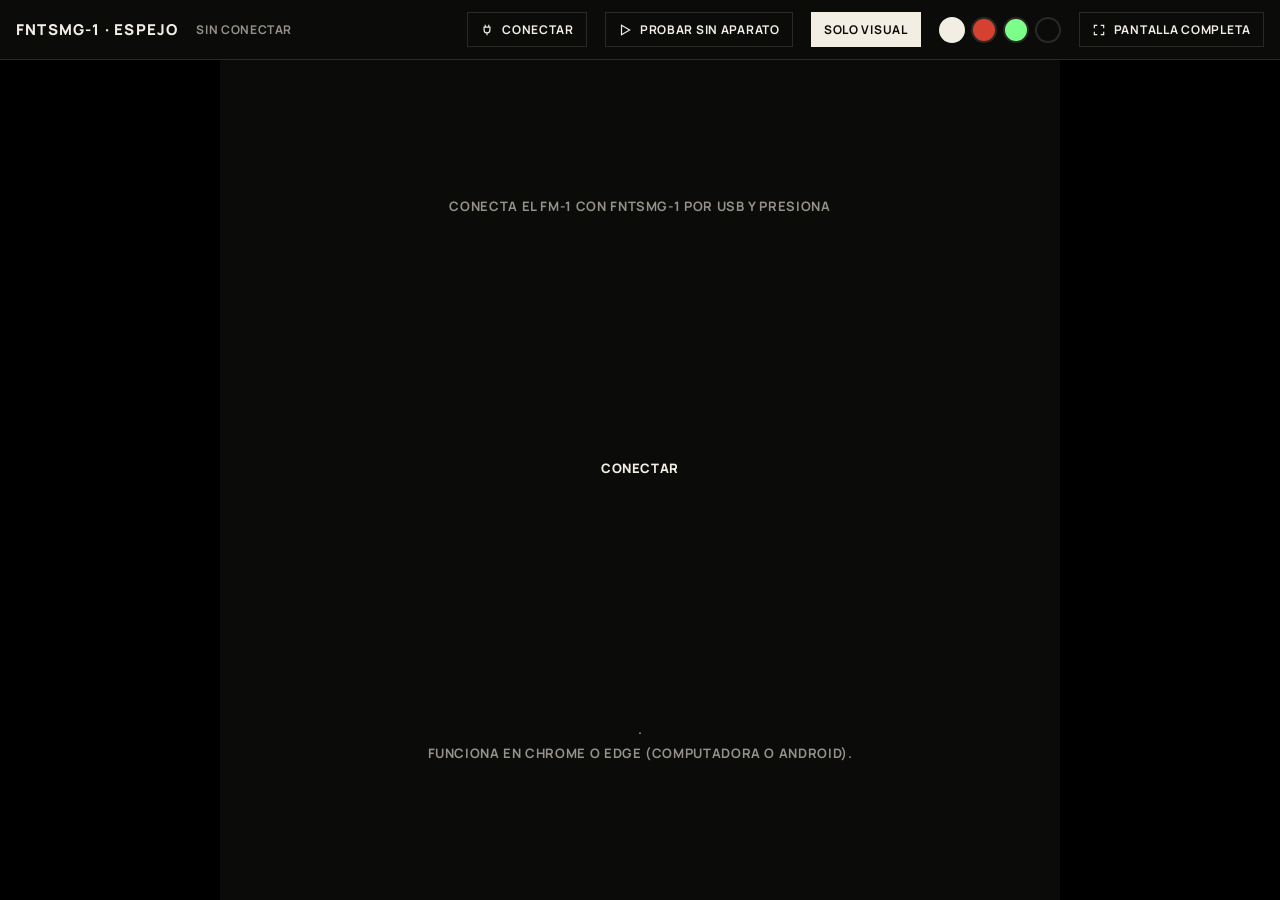
<file: espejo/index.html>
<!doctype html>
<html lang="es">
<head>
<meta charset="utf-8">
<meta name="viewport" content="width=device-width, initial-scale=1">
<title>FNTSMG-1 Espejo</title>
<link rel="preconnect" href="https://fonts.googleapis.com">
<link href="https://fonts.googleapis.com/css2?family=Manrope:wght@600;700;800&display=swap" rel="stylesheet">
<style>
:root { --bg: #0b0b0a; --fg: #f2eee4; --dim: #96928a; --line: #2a2926; }
* { box-sizing: border-box; margin: 0; }
html, body { height: 100%; background: #000; color: var(--fg); font-family: Manrope, system-ui, sans-serif; font-weight: 700; letter-spacing: .04em; text-transform: uppercase; }
body { display: flex; flex-direction: column; overflow: hidden; }
header { display: flex; flex-wrap: wrap; gap: 10px 18px; align-items: center; padding: 12px 16px; border-bottom: 1px solid var(--line); background: var(--bg); transition: opacity .4s; z-index: 2; }
header h1 { font-size: 15px; font-weight: 800; letter-spacing: .08em; }
#estado { font-size: 12px; color: var(--dim); flex: 1; min-width: 160px; }
#estado.on { color: var(--fg); }
#estado.on::before { content: ""; display: inline-block; width: 8px; height: 8px; border-radius: 50%; background: #d6402e; margin-right: 8px; vertical-align: 1px; }
button { font: inherit; font-size: 12px; color: var(--fg); background: transparent; border: 1px solid var(--line); padding: 8px 12px; cursor: pointer; display: inline-flex; gap: 8px; align-items: center; text-transform: uppercase; letter-spacing: .06em; }
button:hover { border-color: var(--dim); }
button[aria-pressed="true"] { background: var(--fg); color: var(--bg); border-color: var(--fg); }
button svg { width: 14px; height: 14px; stroke: currentColor; fill: none; stroke-width: 2; }
.paletas { display: flex; gap: 6px; }
.paletas button { width: 26px; height: 26px; padding: 0; border-radius: 50%; border: 2px solid var(--line); }
.paletas button[aria-pressed="true"] { border-color: var(--fg); }
main { flex: 1; display: grid; place-items: center; position: relative; min-height: 0; }
canvas { width: min(100vw, calc(100vh - 60px)); height: min(100vw, calc(100vh - 60px)); image-rendering: pixelated; background: var(--bg); }
body.lleno canvas { width: min(100vw, 100vh); height: min(100vw, 100vh); }
body.lleno header { position: fixed; top: 0; left: 0; right: 0; opacity: 0; }
body.lleno header:hover, body.lleno.mueve header { opacity: 1; }
#aviso { position: absolute; inset: 0; display: grid; place-items: center; text-align: center; padding: 16px; font-size: 13px; color: var(--dim); line-height: 1.8; pointer-events: none; }
#aviso b { color: var(--fg); font-weight: 800; }
@media (max-width: 560px) { header { gap: 8px 10px; } button { padding: 7px 9px; font-size: 11px; } }
</style>
</head>
<body>
<header>
  <h1>FNTSMG-1 · Espejo</h1>
  <span id="estado">Sin conectar</span>
  <button id="conectar" type="button"><svg viewBox="0 0 24 24"><path d="M9 7V3M15 7V3M7 7h10v5a5 5 0 0 1-10 0zM12 17v4"/></svg>Conectar</button>
  <button id="demo" type="button" aria-pressed="false"><svg viewBox="0 0 24 24"><path d="M6 4l14 8-14 8z"/></svg>Probar sin aparato</button>
  <button id="solo" type="button" aria-pressed="true">Solo visual</button>
  <div class="paletas" role="group" aria-label="Colores">
    <button type="button" data-p="hueso" aria-pressed="true" title="Hueso" style="background:#f2eee4"></button>
    <button type="button" data-p="rojo" aria-pressed="false" title="Rojo" style="background:#d6402e"></button>
    <button type="button" data-p="fosforo" aria-pressed="false" title="Fósforo" style="background:#7cff8a"></button>
    <button type="button" data-p="negativo" aria-pressed="false" title="Negativo" style="background:#0b0b0a"></button>
  </div>
  <button id="lleno" type="button"><svg viewBox="0 0 24 24"><path d="M4 9V4h5M15 4h5v5M20 15v5h-5M9 20H4v-5"/></svg>Pantalla completa</button>
</header>
<main>
  <canvas id="c" width="720" height="720"></canvas>
  <div id="aviso">Conecta el FM-1 con FNTSMG-1 por USB y presiona <b>Conectar</b>.<br>Funciona en Chrome o Edge (computadora o Android).</div>
</main>
<script>
const PAL = { hueso: [[11, 11, 10], [242, 238, 228]], rojo: [[8, 4, 3], [214, 64, 46]], fosforo: [[3, 16, 9], [124, 255, 138]], negativo: [[242, 238, 228], [11, 11, 10]] };
let pal = PAL.hueso, ex = null, mem = null, midi = null, out = null, soloVis = true, demo = null, last = 0;
const $ = id => document.getElementById(id), cv = $('c'), ctx = cv.getContext('2d'), img = ctx.createImageData(720, 720);
const ui = { view: 0, bpm: 124, sel: 0, cur: 0, queued: 255, used: 1, mute: 0, solo: 0, pend: 0, has_pend: 0, perf: 0 };
const estado = (t, on) => { const e = $('estado'); e.textContent = t; e.classList.toggle('on', !!on); };

async function cargar() {
  const NOOP = new Proxy({}, { get: () => () => 0 });
  const { instance } = await WebAssembly.instantiate(await (await fetch('espejo.wasm')).arrayBuffer(), new Proxy({}, { get: () => NOOP }));
  ex = instance.exports; mem = ex.memory;
  if (ex._initialize) ex._initialize();
  ex.e_init(12345);
  requestAnimationFrame(cuadro);
}
function enviarEstado() {
  ex.e_state(soloVis ? 0 : ui.view, ui.bpm, ui.sel, ui.cur, ui.queued, ui.used, ui.mute, ui.solo, ui.pend, ui.has_pend, ui.perf);
}
function golpe(t, m, vel, p) {
  new Uint8Array(mem.buffer, ex.e_params(), 8).set(p);
  ex.e_hit(t, m, vel);
}
/* F0 7D 46 47 tipo …: 1 golpe (pista, modelo, fuerza, 8 perillas), 2 estado (ver fg_box_mirror en el firmware) */
function sysex(d) {
  if (d.length < 6 || d[0] !== 0xF0 || d[1] !== 0x7D || d[2] !== 0x46 || d[3] !== 0x47) return;
  const ty = d[4], a = d.subarray(5);
  if (ty === 1 && a.length >= 11) { golpe(a[0], a[1], a[2], a.subarray(3, 11)); if (!out) return; }
  if (ty === 2 && a.length >= 59) {
    Object.assign(ui, { view: a[0], bpm: a[1] << 7 | a[2], sel: a[3], cur: a[4], queued: a[5] === 127 ? 255 : a[5], used: a[6] << 14 | a[7] << 7 | a[8],
      mute: a[9] << 7 | a[10], solo: a[11] << 7 | a[12], pend: a[13] << 7 | a[14], has_pend: a[15], perf: a[16] << 14 | a[17] << 7 | a[18] });
    for (let t = 0; t < 8; t++) ex.e_level(t, a[19 + t] << 8);
    for (let t = 0; t < 8; t++) for (let i = 0; i < 4; i++) ex.e_mix(t, i, a[27 + t * 4 + i]);
  }
  last = performance.now();
}
async function conectar() {
  if (!navigator.requestMIDIAccess) { estado('Este navegador no tiene MIDI: usa Chrome o Edge'); return; }
  try { midi = await navigator.requestMIDIAccess({ sysex: true }); } catch (e) { estado('Sin permiso para MIDI'); return; }
  const buscar = () => {
    let inp = null; out = null;
    midi.inputs.forEach(p => { if (/felucca|fntsmg/i.test(p.name)) inp = p; });
    midi.outputs.forEach(p => { if (/felucca|fntsmg/i.test(p.name)) out = p; });
    midi.inputs.forEach(p => { p.onmidimessage = p === inp ? e => sysex(e.data) : null; });
    if (inp && out) { estado('Conectado', true); $('aviso').style.display = 'none'; pedir(); } else estado('Buscando el FM-1…');
  };
  midi.onstatechange = buscar;
  buscar();
}
function pedir() { if (out) try { out.send([0xBF, 119, 127]); } catch (e) {} }
setInterval(() => { pedir(); if (out && performance.now() - last > 3000) estado('Conectado, sin señal', false); else if (out) estado('Conectado', true); }, 1000);
addEventListener('pagehide', () => { if (out) try { out.send([0xBF, 119, 0]); } catch (e) {} });

/* sin aparato: un ritmo que se inventa la página, para probar colores y pantalla */
function demoTick() {
  const s = demo.step++, r = Math.random, P = () => Array.from({ length: 8 }, () => (r() * 128) | 0);
  if (s % 4 === 0) golpe(0, 0, 110, [40, 60, 70, 20, 10, 50, 60, 110]);
  if (s % 8 === 4) golpe(1, s % 16 === 12 ? 1 : 0, 100, P());
  if (s % 2 === 1) golpe(2, 0, 80, P());
  if (r() < .25) golpe(3, (r() * 2) | 0, 90, P());
  if (s % 16 === 0) golpe(4 + ((s / 16) % 4 | 0), (r() * 10) | 0, 100, P());
  if (r() < .15) golpe(4 + ((r() * 4) | 0), (r() * 10) | 0, 100, P());
  for (let t = 0; t < 8; t++) ex.e_level(t, 9000 + (r() * 9000 | 0));
}
function cuadro(t) {
  enviarEstado();
  ex.e_frame(t | 0);
  const o = new Uint8Array(mem.buffer, ex.e_out(), 90 * 720), d = img.data, [b, f] = pal;
  for (let i = 0, p = 0; i < o.length; i++) {
    const v = o[i];
    for (let k = 7; k >= 0; k--, p += 4) { const c = (v >> k) & 1 ? f : b; d[p] = c[0]; d[p + 1] = c[1]; d[p + 2] = c[2]; d[p + 3] = 255; }
  }
  ctx.putImageData(img, 0, 0);
  requestAnimationFrame(cuadro);
}

$('conectar').onclick = conectar;
$('demo').onclick = e => {
  const on = e.currentTarget.getAttribute('aria-pressed') !== 'true';
  e.currentTarget.setAttribute('aria-pressed', on);
  if (demo) { clearInterval(demo.id); demo = null; }
  if (on) { demo = { step: 0 }; demo.id = setInterval(demoTick, 60000 / 124 / 4); $('aviso').style.display = 'none'; }
};
$('solo').onclick = e => { soloVis = !soloVis; e.currentTarget.setAttribute('aria-pressed', soloVis); };
document.querySelectorAll('.paletas button').forEach(b => b.onclick = () => {
  pal = PAL[b.dataset.p];
  document.querySelectorAll('.paletas button').forEach(x => x.setAttribute('aria-pressed', x === b));
  try { localStorage.setItem('espejo.pal', b.dataset.p); } catch (e) {}
});
try { const p = localStorage.getItem('espejo.pal'); if (p && PAL[p]) document.querySelector(`[data-p="${p}"]`).click(); } catch (e) {}
$('lleno').onclick = () => document.fullscreenElement ? document.exitFullscreen() : document.documentElement.requestFullscreen();
document.addEventListener('fullscreenchange', () => document.body.classList.toggle('lleno', !!document.fullscreenElement));
addEventListener('keydown', e => { if (e.key === 'f' || e.key === 'F') $('lleno').click(); });
let mt; addEventListener('mousemove', () => { document.body.classList.add('mueve'); clearTimeout(mt); mt = setTimeout(() => document.body.classList.remove('mueve'), 1500); });
cargar();
</script>
</body>
</html>
</file>
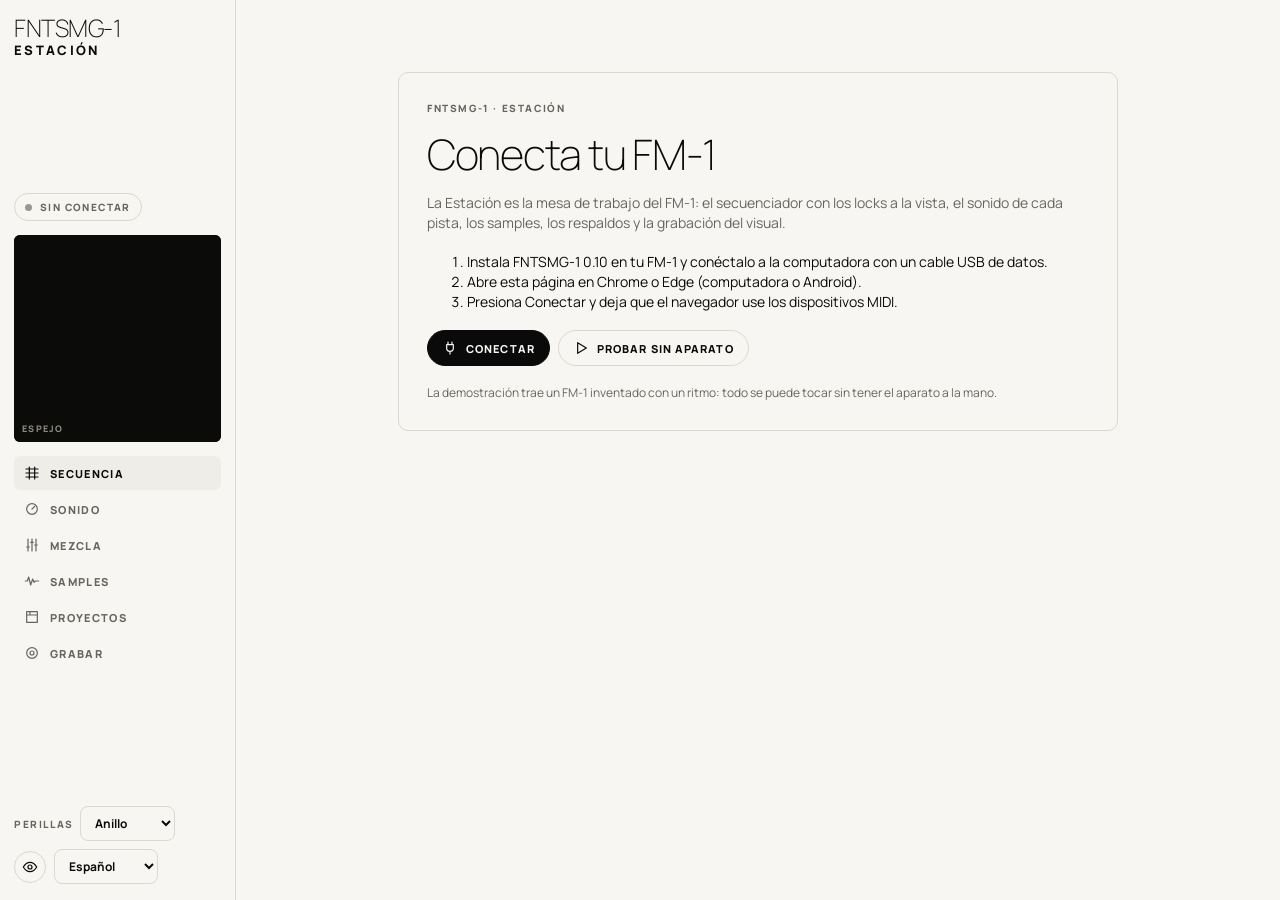
<file: estacion/index.html>
<!doctype html>
<html lang="es">
<head>
<meta charset="utf-8">
<meta name="viewport" content="width=device-width, initial-scale=1, viewport-fit=cover">
<meta name="theme-color" content="#F8F6F2" media="(prefers-color-scheme: light)">
<meta name="theme-color" content="#111110" media="(prefers-color-scheme: dark)">
<title>FNTSMG-1 · Estación</title>
<link rel="icon" href="data:image/svg+xml,%3Csvg xmlns='http://www.w3.org/2000/svg' viewBox='0 0 16 16'%3E%3Crect width='16' height='16' rx='3' fill='%230b0b0a'/%3E%3Cpath d='M3 11h2V5h2v6h2V7h2v4h2' stroke='%23F2EEE4' stroke-width='1.4' fill='none'/%3E%3C/svg%3E">
<link rel="preconnect" href="https://fonts.googleapis.com">
<link rel="preconnect" href="https://fonts.gstatic.com" crossorigin>
<link href="https://fonts.googleapis.com/css2?family=Manrope:wght@200;400;600;700;800&display=swap" rel="stylesheet">
<link rel="stylesheet" href="css/estacion.css">
</head>
<body>
<noscript><p style="padding:24px">La Estación necesita JavaScript.</p></noscript>
<script type="module" src="js/app.js"></script>
</body>
</html>
</file>
<file: estacion/css/estacion.css>
/* La Estación: el mismo sistema que la caja web (papel y tinta, Manrope 200 contra 800, cobalto para el foco).
   Cada perilla del motor tiene su color; así un lock se reconoce en la rejilla sin leer. */
:root{
  --paper:#F8F6F2; --paper-2:#EFEDE8; --paper-3:#E6E3DC; --ink:#0A0A0A; --ink-2:#666660; --ink-3:#9a978f; --rule:#dcd8cf; --cobalt:#2747d6; --rec:#d6402e; --ok:#3f8a4f; --warn:#b4861c;
  --scr:#0b0b0a; --led:#F2EEE4;
  --k0:#d6402e; --k1:#d97a1e; --k2:#b99a1c; --k3:#4f9142; --k4:#2f8f8f; --k5:#2747d6; --k6:#7a4fc0; --k7:#b8487e;
  --k8:#7b766c; --k9:#5f7f93; --k10:#93705a; --k11:#6e8a68;
  --f:'Manrope',system-ui,-apple-system,'Segoe UI',sans-serif;
  --side:236px; --cell:minmax(0,1fr);
}
@media (prefers-color-scheme:dark){ :root:not([data-theme="light"]){ --paper:#111110; --paper-2:#1a1a18; --paper-3:#232321; --ink:#EDEAE3; --ink-2:#9a978f; --ink-3:#6b6862; --rule:#2d2c29; --cobalt:#7d93ff; --ok:#6fbf7d; --warn:#e0b04a;
  --k0:#ef6a55; --k1:#f0973f; --k2:#d9bd45; --k3:#74b865; --k4:#4fb7b7; --k5:#7d93ff; --k6:#a888e8; --k7:#e07aa8; --k8:#a29d92; --k9:#86a9bd; --k10:#c09a80; --k11:#97b58f; color-scheme:dark } }
:root[data-theme="dark"]{ --paper:#111110; --paper-2:#1a1a18; --paper-3:#232321; --ink:#EDEAE3; --ink-2:#9a978f; --ink-3:#6b6862; --rule:#2d2c29; --cobalt:#7d93ff; --ok:#6fbf7d; --warn:#e0b04a;
  --k0:#ef6a55; --k1:#f0973f; --k2:#d9bd45; --k3:#74b865; --k4:#4fb7b7; --k5:#7d93ff; --k6:#a888e8; --k7:#e07aa8; --k8:#a29d92; --k9:#86a9bd; --k10:#c09a80; --k11:#97b58f; color-scheme:dark }
*{box-sizing:border-box;margin:0}
[hidden]{display:none!important}
html{-webkit-text-size-adjust:100%}
body{background:var(--paper);color:var(--ink);font:400 14px/1.45 var(--f);-webkit-font-smoothing:antialiased;min-height:100vh;overscroll-behavior-y:none}
button,select,input{font:inherit;color:inherit}
button{cursor:pointer}
:focus-visible{outline:2px solid var(--cobalt);outline-offset:2px}
svg.i{width:16px;height:16px;stroke:currentColor;fill:none;stroke-width:1.8;stroke-linecap:round;stroke-linejoin:round;flex:none}

/* ---- armazón ---- */
.app{display:grid;grid-template-columns:var(--side) minmax(0,1fr);min-height:100vh}
.side{position:sticky;top:0;height:100vh;border-right:1px solid var(--rule);padding:16px 14px;display:flex;flex-direction:column;gap:14px;overflow:auto}
.mark{font-weight:200;font-size:24px;letter-spacing:-.02em;line-height:1}
.mark b{font-weight:800;display:block;font-size:13px;letter-spacing:.18em;margin-top:4px}
.mirror{position:relative;aspect-ratio:1;background:var(--scr);border-radius:6px;overflow:hidden;cursor:zoom-in;border:0;padding:0;display:block;width:100%}
.mirror canvas{width:100%;height:100%;image-rendering:pixelated;display:block}
.mirror .rotulo{position:absolute;left:8px;bottom:7px;font:800 9px var(--f);letter-spacing:.14em;color:#8f8b83;text-transform:uppercase}
.mirror .rec-dot{position:absolute;right:8px;top:8px;display:flex;gap:6px;align-items:center;font:800 9px var(--f);letter-spacing:.12em;color:var(--led)}
.mirror .rec-dot i{width:7px;height:7px;border-radius:50%;background:var(--rec);animation:pulso 1s steps(2) infinite}
@keyframes pulso{50%{opacity:.25}}
nav.secciones{display:grid;gap:2px}
nav.secciones button{display:flex;gap:10px;align-items:center;padding:9px 10px;border-radius:6px;border:0;background:none;font:800 11px var(--f);letter-spacing:.12em;text-transform:uppercase;color:var(--ink-2);text-align:left}
nav.secciones button:hover{color:var(--ink)}
nav.secciones button[aria-current="page"]{background:var(--paper-2);color:var(--ink)}
.side .pie{margin-top:auto;display:grid;gap:8px}
.fila{display:flex;gap:8px;align-items:center;flex-wrap:wrap}
main{min-width:0;padding:18px 24px 40px;display:grid;gap:16px;align-content:start}
.top{display:flex;flex-wrap:wrap;gap:12px 18px;align-items:end;justify-content:space-between}
.eyebrow{font:800 10px var(--f);letter-spacing:.16em;text-transform:uppercase;color:var(--ink-2)}
h1{font-weight:200;font-size:clamp(30px,4vw,42px);letter-spacing:-.03em;line-height:1}
h2{font-weight:200;font-size:26px;letter-spacing:-.02em;line-height:1.1}
h3{font:800 11px var(--f);letter-spacing:.14em;text-transform:uppercase}
.muted{color:var(--ink-2)}
.chico{font-size:12px}

/* ---- conexión ---- */
.pill{display:inline-flex;gap:8px;align-items:center;font:800 10px var(--f);letter-spacing:.14em;text-transform:uppercase;border:1px solid var(--rule);border-radius:999px;padding:6px 10px;color:var(--ink-2);background:none;max-width:100%}
.pill i{width:7px;height:7px;border-radius:50%;background:var(--ink-3);flex:none}
.pill[data-e="conectado"] i{background:var(--ok)}
.pill[data-e="demo"] i{background:var(--warn)}
.pill[data-e="espejo"] i{background:var(--warn)}
.pill[data-e="buscando"] i{background:var(--warn);animation:pulso 1s steps(2) infinite}
.pill[data-e="perdido"] i,.pill[data-e="error"] i{background:var(--rec)}
.pill span{overflow:hidden;text-overflow:ellipsis;white-space:nowrap}
.banda{display:flex;gap:12px;align-items:center;flex-wrap:wrap;border:1px solid var(--rule);border-left:3px solid var(--warn);border-radius:8px;padding:10px 14px;background:var(--paper-2)}
.banda.mal{border-left-color:var(--rec)}
.banda p{flex:1;min-width:220px}

/* ---- botones ---- */
.btn{display:inline-flex;gap:8px;align-items:center;justify-content:center;font:800 11px var(--f);letter-spacing:.1em;text-transform:uppercase;border:1px solid var(--ink);border-radius:999px;padding:9px 14px;background:var(--ink);color:var(--paper);white-space:nowrap}
.btn.g{background:transparent;color:var(--ink);border-color:var(--rule)}
.btn.g:hover{border-color:var(--ink-2)}
.btn.rec{background:var(--rec);border-color:var(--rec);color:#fff}
.btn:disabled{opacity:.45;cursor:default}
.btn.mini{padding:6px 10px;font-size:10px}
.ico{display:inline-grid;place-items:center;width:32px;height:32px;border-radius:50%;border:1px solid var(--rule);background:none;color:var(--ink)}
.ico:hover{border-color:var(--ink-2)}
.seg{display:inline-flex;border:1px solid var(--rule);border-radius:999px;padding:2px;gap:2px;flex-wrap:wrap}
.seg button{border:0;background:none;border-radius:999px;padding:6px 11px;font:800 10px var(--f);letter-spacing:.1em;text-transform:uppercase;color:var(--ink-2)}
.seg button[aria-pressed="true"]{background:var(--ink);color:var(--paper)}
select.sel{border:1px solid var(--rule);border-radius:8px;background:var(--paper);padding:7px 10px;font:700 12px var(--f);max-width:100%}
input[type="text"],input[type="number"]{border:1px solid var(--rule);border-radius:8px;background:var(--paper);padding:7px 10px;font:700 13px var(--f);min-width:0}
input[type="range"]{accent-color:var(--ink);width:100%}

/* ---- patrones y transporte ---- */
.pats{display:flex;gap:4px;flex-wrap:wrap}
.pats button{position:relative;width:30px;height:30px;display:grid;place-items:center;border:1px solid var(--rule);border-radius:5px;background:none;font:800 11px var(--f);color:var(--ink-3)}
.pats button.usado{color:var(--ink)}
.pats button[aria-pressed="true"]{background:var(--ink);color:var(--paper);border-color:var(--ink)}
.pats button.suena::after{content:"";position:absolute;left:50%;bottom:3px;width:4px;height:4px;margin-left:-2px;border-radius:50%;background:var(--ok)}
.pats button.cola{border-color:var(--cobalt);color:var(--cobalt);animation:pulso 1s steps(2) infinite}

/* ---- rejilla del secuenciador ---- */
.rejilla,.regla,.carriles{min-width:0}
.rejilla{border:1px solid var(--rule);border-radius:12px;overflow:hidden;user-select:none;-webkit-user-select:none;touch-action:pan-y;padding:4px 0}
.rejilla .fila-p{display:grid;grid-template-columns:132px repeat(var(--n,32),var(--cell));min-height:52px;align-items:stretch}
.rejilla .fila-p.sel{background:var(--paper-2)}
.tn{display:grid;align-content:center;gap:1px;padding:6px 10px 6px 14px;border:0;background:none;text-align:left;min-width:0;border-radius:0}
.tn b{font:800 11px var(--f);letter-spacing:.1em;white-space:nowrap;overflow:hidden;text-overflow:ellipsis}
.tn small{font:600 10px var(--f);color:var(--ink-2);letter-spacing:.06em;white-space:nowrap;overflow:hidden;text-overflow:ellipsis}
.fila-p.sel .tn b::before{content:"";display:inline-block;width:6px;height:6px;border-radius:50%;background:var(--cobalt);margin-right:6px;vertical-align:1px}
.fila-p.callada .c,.fila-p.callada .tn{opacity:.35}
.c{position:relative;border:0;background:none;padding:0;min-width:0;cursor:pointer;display:grid;place-items:center}
.c.q{margin-left:6px}
.c.fuera{cursor:default}
.c.fuera .t{opacity:.25;border-style:dotted}
.c .t{width:70%;max-width:22px;aspect-ratio:1;border-radius:50%;border:1.5px solid var(--rule);transition:transform .08s}
.c.on .t{background:var(--ink);border-color:var(--ink)}
.c.acc .t{box-shadow:0 0 0 3px var(--paper),0 0 0 4.5px var(--ink)}
.fila-p.sel .c.acc .t{box-shadow:0 0 0 3px var(--paper-2),0 0 0 4.5px var(--ink)}
.c:hover:not(.fuera) .t{border-color:var(--ink-2);transform:scale(1.08)}
.c .pts{position:absolute;left:0;right:0;bottom:4px;display:flex;gap:2px;justify-content:center;align-items:center;pointer-events:none}
.c .pts i{width:5px;height:5px;border-radius:50%}
.c .pts b{font:800 8px/1 var(--f);color:var(--ink-2)}
.c .rt{position:absolute;right:1px;top:2px;font:800 8px var(--f);color:var(--ink-2)}
.c .cd{position:absolute;left:0;right:0;top:1px;text-align:center;font:800 7px var(--f);color:var(--ink-2);letter-spacing:.02em}
.c.aqui .t{border-color:var(--cobalt)}
.c.aqui::before{content:"";position:absolute;inset:3px 1px;border-radius:8px;background:color-mix(in srgb,var(--cobalt) 12%,transparent)}
.c.elegido::after{content:"";position:absolute;inset:3px 1px;border-radius:8px;border:2px solid var(--cobalt)}
.regla{display:grid;grid-template-columns:132px repeat(var(--n,32),var(--cell));font:800 9px var(--f);color:var(--ink-3);letter-spacing:.06em}
.regla span{text-align:center;padding:2px 0}
.regla span.q{color:var(--ink-2);margin-left:6px}

/* ---- carriles ---- */
.carriles{display:grid;gap:6px}
.carril{display:grid;grid-template-columns:132px repeat(var(--n,32),var(--cell));height:58px;border:1px solid var(--rule);border-radius:8px;overflow:hidden;touch-action:none;user-select:none;-webkit-user-select:none}
.carril .tn{border-right:1px solid var(--rule)}
.carril .tn select{font:800 10px var(--f);letter-spacing:.08em;border:0;background:none;padding:0;color:var(--ink-2);max-width:100%}
.carril .b{position:relative;cursor:ns-resize}
.carril .b i{position:absolute;left:12%;right:12%;bottom:0;border-radius:2px 2px 0 0}
.carril .b.vacio i{background:none!important;border-top:2px dotted var(--ink-3);height:0!important;bottom:50%}
.carril .b.fuera{background:repeating-linear-gradient(135deg,transparent 0 4px,color-mix(in srgb,var(--rule) 70%,transparent) 4px 5px)}

/* ---- perillas ---- */
.perillas{display:grid;grid-template-columns:repeat(var(--np,8),minmax(0,1fr));gap:8px 10px}
.kn{display:grid;justify-items:center;gap:2px;min-width:0;touch-action:none;user-select:none;-webkit-user-select:none;cursor:ns-resize;outline:none;border-radius:8px;padding:4px 0}
.kn:focus-visible{outline:2px solid var(--cobalt)}
.kn svg{width:56px;height:56px;overflow:visible}
.kn .nm{font:800 9px var(--f);letter-spacing:.1em;color:var(--ink-2);text-transform:uppercase;max-width:100%;overflow:hidden;text-overflow:ellipsis;white-space:nowrap}
.kn .vl{font:800 11px var(--f);letter-spacing:.04em;max-width:100%;overflow:hidden;text-overflow:ellipsis;white-space:nowrap}
.kn.base .vl{color:var(--ink-2)}
.kn.lock .vl,.kn.valor .vl{color:var(--ink)}
.kn.lock .nm::after{content:" ·";color:var(--cobalt)}
.kn.muerta{opacity:.35;cursor:default}
.kn.mueve svg .ar{filter:drop-shadow(0 0 3px currentColor)}
.kn.anillo{padding:6px 0}
/* barra: nombre y valor arriba, la barra abajo (se desliza de lado; el dedo puede seguir haciendo scroll vertical) */
.perillas:has(.kn.barra){grid-template-columns:repeat(auto-fill,minmax(150px,1fr));gap:14px 18px}
.kn.barra{display:grid;gap:6px;justify-items:stretch;cursor:ew-resize;touch-action:pan-y;padding:6px 2px}
.kn.barra .cab{display:flex;justify-content:space-between;gap:8px;min-width:0}
.kn.barra .vl{text-align:right}
.kn.barra .pista{position:relative;height:14px;border-radius:999px;background:var(--paper-3);overflow:visible}
.kn.barra .lleno{position:absolute;left:0;top:0;bottom:0;border-radius:999px}
.kn.barra .marca{position:absolute;top:-3px;bottom:-3px;width:2px;margin-left:-1px;background:var(--ink-2);border-radius:1px}
/* columna: un fader chico, como la mezcla */
.kn.columna{display:grid;justify-items:center;gap:4px;cursor:ns-resize;padding:4px 0}
.kn.columna .pista{position:relative;width:18px;height:74px;border-radius:999px;background:var(--paper-3);overflow:hidden}
.kn.columna .lleno{position:absolute;left:0;right:0;bottom:0;border-radius:999px}
.kn.columna .marca{position:absolute;left:-2px;right:-2px;height:2px;margin-bottom:-1px;background:var(--ink);opacity:.6}
.kn.mueve .pista{box-shadow:0 0 0 3px color-mix(in srgb,var(--cobalt) 30%,transparent)}

/* ---- inspector del paso ---- */
.insp{position:relative;background:var(--paper);border:1px solid var(--rule);border-radius:10px;padding:12px 16px;display:grid;grid-template-columns:minmax(150px,200px) minmax(0,1fr) minmax(160px,220px);gap:18px;align-items:center}
.insp.fijo{position:sticky;bottom:0;z-index:5;border-width:1px 0 0;border-radius:0;margin:0 -24px -40px;padding:12px 24px 16px;box-shadow:0 -10px 30px -20px rgba(0,0,0,.35)}
.insp h2{font-size:22px}
.insp:not(.fijo) .kn svg{width:44px;height:44px}
.insp .disp{display:grid;gap:8px}
.insp .disp label{display:grid;grid-template-columns:70px 1fr auto;gap:8px;align-items:center;font:800 9px var(--f);letter-spacing:.1em;color:var(--ink-2);text-transform:uppercase}
.insp .disp label b{font-size:11px;color:var(--ink);min-width:44px;text-align:right}
.insp .cerrar{position:absolute;right:12px;top:10px}
.vacio-insp{color:var(--ink-2);font-size:13px}

/* ---- tarjetas y paneles ---- */
.panel{border:1px solid var(--rule);border-radius:10px;padding:16px;display:grid;gap:14px;align-content:start;min-width:0}
.panel>header{display:flex;gap:10px;align-items:center;justify-content:space-between;flex-wrap:wrap;min-width:0}
.dos{display:grid;grid-template-columns:repeat(auto-fit,minmax(min(100%,380px),1fr));gap:16px}
.pistas-tabs{display:flex;gap:4px;flex-wrap:wrap}
.pistas-tabs button{border:1px solid var(--rule);border-radius:6px;background:none;padding:7px 10px;font:800 10px var(--f);letter-spacing:.1em;color:var(--ink-2);text-transform:uppercase}
.pistas-tabs button[aria-pressed="true"]{background:var(--ink);color:var(--paper);border-color:var(--ink)}
.lista{display:grid;border:1px solid var(--rule);border-radius:8px;overflow:hidden}
.lista>*{display:flex;gap:10px;align-items:center;padding:8px 12px;border-top:1px solid var(--rule);min-width:0}
.lista>*:first-child{border-top:0}
.lista .n{font:800 10px var(--f);color:var(--ink-3);width:22px;flex:none}
.lista .nom{flex:1;min-width:0;font-weight:700;overflow:hidden;text-overflow:ellipsis;white-space:nowrap}
.lista button.fila-b{all:unset;display:flex;gap:10px;align-items:center;flex:1;min-width:0;cursor:pointer}
.lista>.on{background:var(--paper-2)}
.lista label.fab{cursor:pointer}
.lista label.fab[data-ya="1"]{cursor:default;color:var(--ink-3)}
.lista label.fab input{accent-color:var(--cobalt);width:16px;height:16px;flex:none}
.vacio{border:1px dashed var(--rule);border-radius:10px;padding:28px 18px;text-align:center;color:var(--ink-2);display:grid;gap:10px;justify-items:center}
.vacio svg.i{width:28px;height:28px;stroke-width:1.4;color:var(--ink-3)}
.tiras{display:grid;grid-template-columns:repeat(8,minmax(124px,1fr));gap:10px;overflow-x:auto;padding-bottom:4px}
.tira{border:1px solid var(--rule);border-radius:12px;padding:14px 10px;display:grid;gap:14px;justify-items:center;align-content:start;min-width:0}
.tira.sel{border-color:var(--ink-2);background:var(--paper-2)}
.tira-n{border:0;background:none;font:800 10px var(--f);letter-spacing:.1em;color:var(--ink);padding:2px 4px;max-width:100%;overflow:hidden;text-overflow:ellipsis;white-space:nowrap}
.envios{display:grid;grid-template-columns:1fr 1fr;gap:2px 4px;width:100%}
.envios .kn svg{width:42px;height:42px}
.envios .kn .nm{font-size:9px}
.envios .kn .vl{font-size:10px}
.canal{display:flex;gap:12px;align-items:stretch;height:240px}
.medidor-v{width:8px;border-radius:3px;background:var(--paper-3);position:relative;overflow:hidden;margin:22px 0 22px}
.medidor-v i{position:absolute;left:0;right:0;bottom:0;height:0;background:var(--ok);border-radius:3px}
.desl{display:grid;justify-items:center;gap:4px;outline:none;touch-action:none;user-select:none;-webkit-user-select:none;width:100%}
.desl:focus-visible .pista{outline:2px solid var(--cobalt);outline-offset:3px}
.desl .nm{font:800 8px var(--f);letter-spacing:.1em;color:var(--ink-2)}
.desl .vl{font:800 10px var(--f)}
.desl .pista{position:relative;background:var(--paper-3);border-radius:999px;cursor:pointer}
.desl .lleno{position:absolute;background:var(--ink);border-radius:999px}
.desl .perno{position:absolute;width:16px;height:16px;border-radius:50%;background:var(--paper);border:2px solid var(--ink);box-sizing:border-box}
.desl .centro{position:absolute;background:var(--ink-3)}
.desl.h .pista{width:100%;height:8px;margin:6px 0}
.desl.h .lleno{top:0;bottom:0}.desl.h .perno{top:-4px}.desl.h .centro{left:50%;top:-3px;bottom:-3px;width:1px}
.desl.v{height:100%;grid-template-rows:auto 1fr auto;width:auto}
.desl.v .pista{width:10px;height:100%}
.desl.v .lleno{left:0;right:0}.desl.v .perno{left:-3px}
.medidor{height:10px;border-radius:999px;background:var(--paper-3);overflow:hidden;display:flex}
.medidor i{display:block;height:100%}
.ranuras{display:grid;grid-template-columns:repeat(auto-fill,minmax(150px,1fr));gap:8px}
.ranura{border:1px solid var(--rule);border-radius:8px;padding:10px;display:grid;gap:6px;min-height:96px;align-content:start;background:none;text-align:left}
.ranura.vacia{border-style:dashed;color:var(--ink-3)}
.ranura .num{font:200 26px/1 var(--f);letter-spacing:-.02em}
.ranura .acc{display:flex;gap:4px;flex-wrap:wrap;margin-top:auto}
.prog{height:4px;border-radius:999px;background:var(--paper-3);overflow:hidden}
.prog i{display:block;height:100%;background:var(--cobalt);width:0;transition:width .15s}

/* ---- samples ---- */
.soltar{border:1.5px dashed var(--rule);border-radius:10px;padding:26px 16px;display:grid;gap:8px;justify-items:center;text-align:center;color:var(--ink-2);cursor:pointer}
.soltar.sobre{border-color:var(--cobalt);background:color-mix(in srgb,var(--cobalt) 6%,transparent);color:var(--ink)}
.onda{position:relative;height:120px;border:1px solid var(--rule);border-radius:8px;overflow:hidden;background:var(--paper-2);touch-action:none}
.onda canvas{width:100%;height:100%;display:block}
.onda .m{position:absolute;top:0;bottom:0;width:14px;margin-left:-7px;cursor:ew-resize;display:grid;justify-items:center}
.onda .m::before{content:"";width:2px;height:100%;background:var(--cobalt)}
.onda .m span{position:absolute;top:0;font:800 9px var(--f);background:var(--cobalt);color:#fff;padding:2px 4px;border-radius:0 0 3px 3px}
.onda .fuera{position:absolute;top:0;bottom:0;background:color-mix(in srgb,var(--paper) 70%,transparent);pointer-events:none}

/* ---- grabar y escenario ---- */
.escena{position:relative;background:#000;border-radius:10px;overflow:hidden;display:grid;place-items:center;aspect-ratio:1;max-height:70vh;margin:0 auto;width:min(100%,70vh)}
.escena canvas{width:100%;height:100%;image-rendering:pixelated}
.escenario{position:fixed;inset:0;z-index:50;background:#000;display:grid;place-items:center}
.escenario canvas{width:min(100vw,100vh);height:min(100vw,100vh);image-rendering:pixelated}
.escenario .barra{position:fixed;left:0;right:0;bottom:0;display:flex;gap:10px;justify-content:center;align-items:center;padding:16px;background:linear-gradient(transparent,rgba(0,0,0,.7));opacity:0;transition:opacity .3s}
.escenario:hover .barra,.escenario.mueve .barra,.escenario.graba .barra{opacity:1}
.escenario .btn.g{color:#F2EEE4;border-color:#3a3936}
.reloj{font:200 34px var(--f);letter-spacing:-.02em;font-variant-numeric:tabular-nums}
.paletas{display:flex;gap:6px}
.paletas button{width:26px;height:26px;border-radius:50%;border:2px solid var(--rule);padding:0}
.paletas button[aria-pressed="true"]{border-color:var(--ink)}

/* ---- avisos ---- */
.avisos{position:fixed;right:16px;bottom:16px;z-index:60;display:grid;gap:8px;max-width:min(380px,calc(100vw - 32px))}
.aviso{background:var(--ink);color:var(--paper);border-radius:10px;padding:10px 14px;font-size:13px;box-shadow:0 10px 30px rgba(0,0,0,.25);display:flex;gap:10px;align-items:center}
.aviso.mal{background:var(--rec);color:#fff}
.aviso .btn.g,.aviso button{color:inherit;border-color:currentColor;white-space:nowrap}
dialog{margin:auto;border:1px solid var(--rule);border-radius:14px;background:var(--paper);color:var(--ink);padding:0;max-width:min(560px,calc(100vw - 32px));width:100%}
dialog::backdrop{background:rgba(0,0,0,.45)}
dialog .cuerpo{padding:20px;display:grid;gap:14px}
dialog ol{padding-left:20px;display:grid;gap:8px}
.pasos-live{padding-left:20px;display:grid;gap:6px;margin:0}

/* ---- celular y tableta ---- */
.solo-cel{display:none}
@media (max-width:1100px){ :root{--side:200px} .insp{grid-template-columns:1fr;gap:10px} .insp.fijo{max-height:52vh;overflow:auto} .insp .disp{grid-template-columns:repeat(2,minmax(0,1fr));display:grid;column-gap:16px} .insp .kn svg{width:40px;height:40px} .insp h2{font-size:18px} .insp .chico{display:none} }
@media (max-width:820px){
  .app{grid-template-columns:1fr}
  .side{position:sticky;top:0;z-index:20;height:auto;flex-direction:row;align-items:center;padding:8px 16px;gap:10px;border-right:0;border-bottom:1px solid var(--rule);background:var(--paper);overflow:visible}
  .side .mark{font-size:18px}.side .mark b{display:none}
  .side .mirror{width:44px;height:44px;flex:none;order:3;margin-left:auto}
  .side .mirror .rotulo{display:none}
  .side .pie{margin:0;display:flex;order:2}
  .side .pie .fila:not(.conex){display:none}
  nav.secciones{position:fixed;left:0;right:0;bottom:0;z-index:30;display:grid;grid-template-columns:repeat(7,1fr);gap:0;background:var(--paper);border-top:1px solid var(--rule);padding:4px 4px calc(4px + env(safe-area-inset-bottom))}
  nav.secciones button{flex-direction:column;gap:3px;padding:6px 2px;font-size:8px;letter-spacing:.06em;justify-content:center;text-align:center}
  main{padding:14px 16px 96px}
  .solo-cel{display:initial}
  .banda{padding:8px 12px;gap:8px}.banda p{font-size:13px;flex-basis:100%}
  .lista>*{flex-wrap:wrap;row-gap:6px}
  .lista .nom{flex-basis:calc(100% - 40px)}
  .lista label.fab .nom{flex-basis:auto}
  .rejilla .fila-p,.regla,.carril{grid-template-columns:84px repeat(var(--n,16),var(--cell))}
  .rejilla .fila-p{min-height:46px}
  .c.q,.regla span.q{margin-left:3px}
  .tn{padding:4px 6px}
  .tn .ms{display:none}
  .insp.fijo{position:fixed;left:0;right:0;bottom:calc(52px + env(safe-area-inset-bottom));margin:0;padding:12px 16px;max-height:62vh;overflow:auto;border-radius:14px 14px 0 0;border:1px solid var(--rule)}
  .insp .perillas{--np:4}
  .insp .disp{grid-template-columns:1fr}
  .insp .disp label{grid-template-columns:96px 1fr auto}
  .seg{flex-wrap:nowrap;max-width:100%;overflow-x:auto;scrollbar-width:none}
  .perillas{--np:4 !important}   /* gana al --np que la sección pone en línea */
  .kn svg{width:48px;height:48px}
  .tiras{grid-template-columns:repeat(8,minmax(108px,1fr))}
  .canal{height:190px}
  .avisos{bottom:72px}
}
.btn.g[aria-pressed="true"]{background:var(--ink);color:var(--paper);border-color:var(--ink)}
.btn.g.solo[aria-pressed="true"]{background:var(--warn);color:#111;border-color:var(--warn)}

.btn.hold[aria-pressed="true"]{background:var(--cobalt);border-color:var(--cobalt);color:#fff}
</file>
